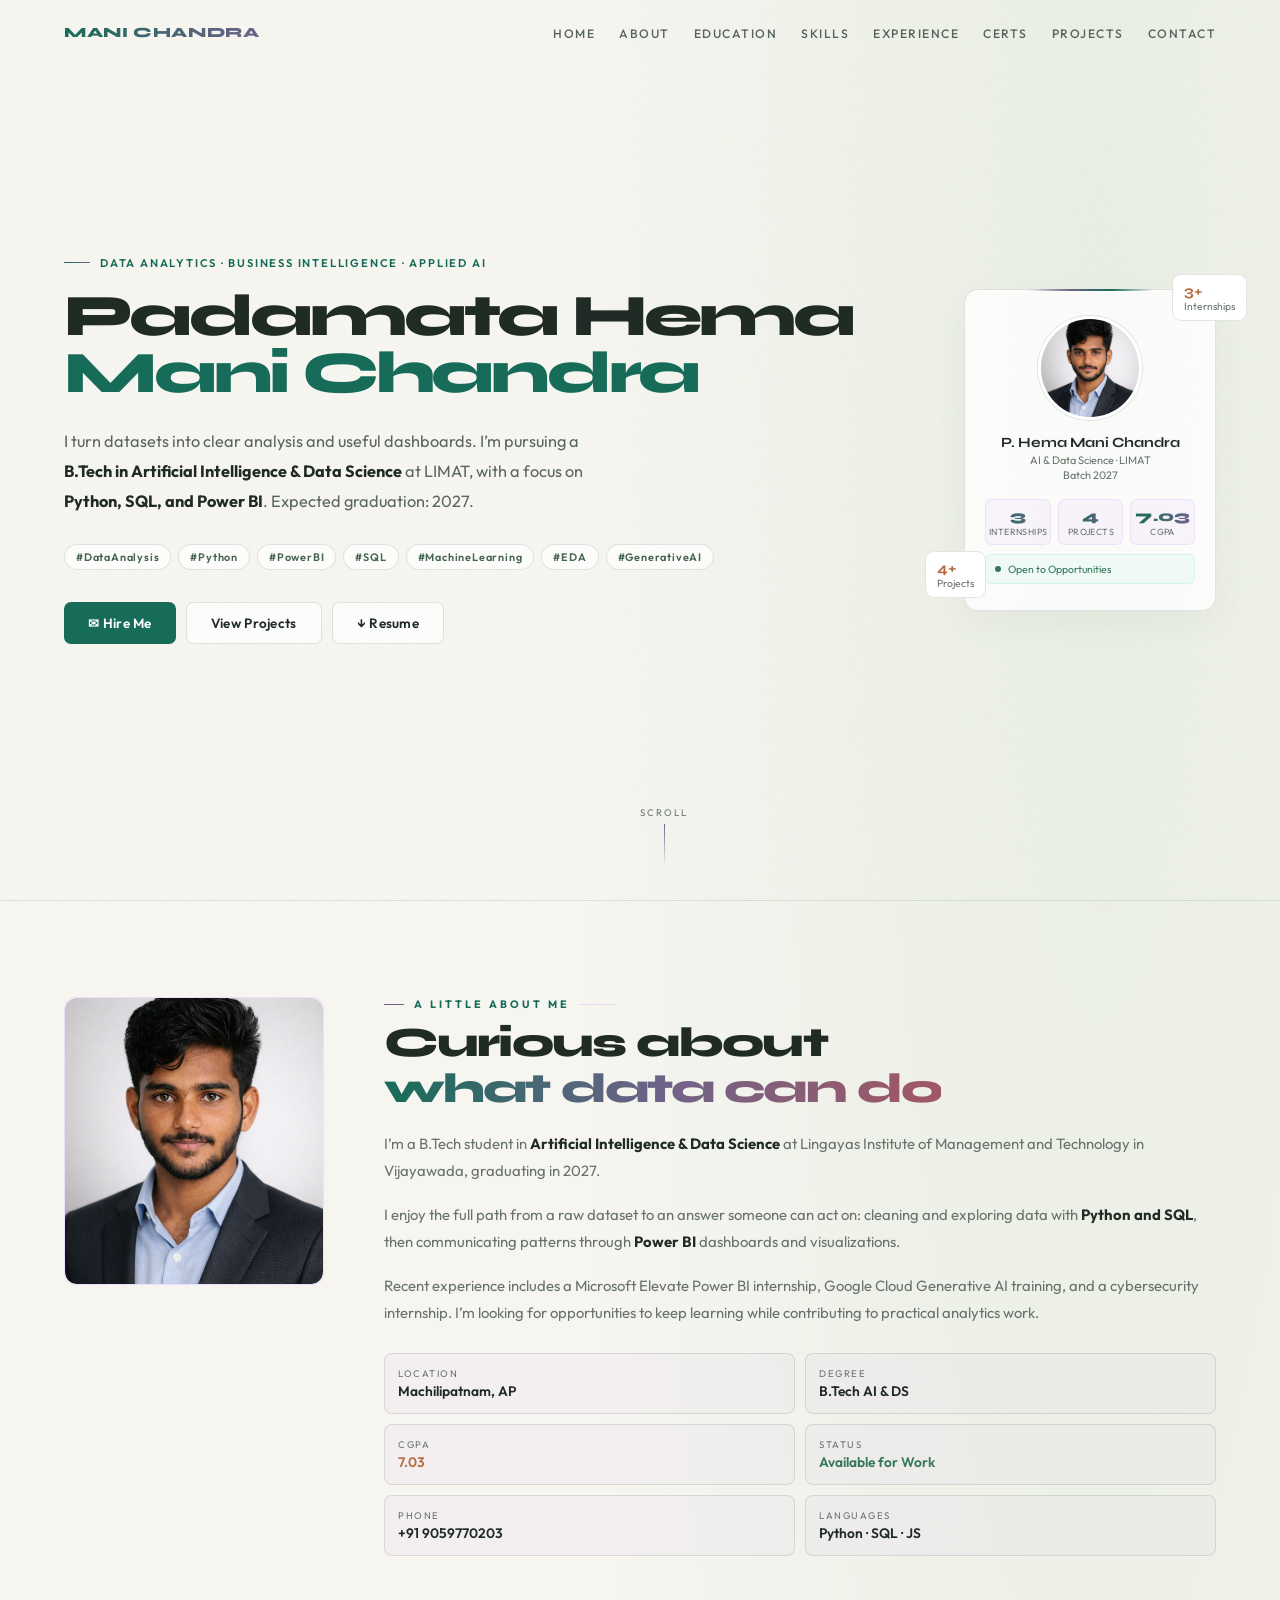
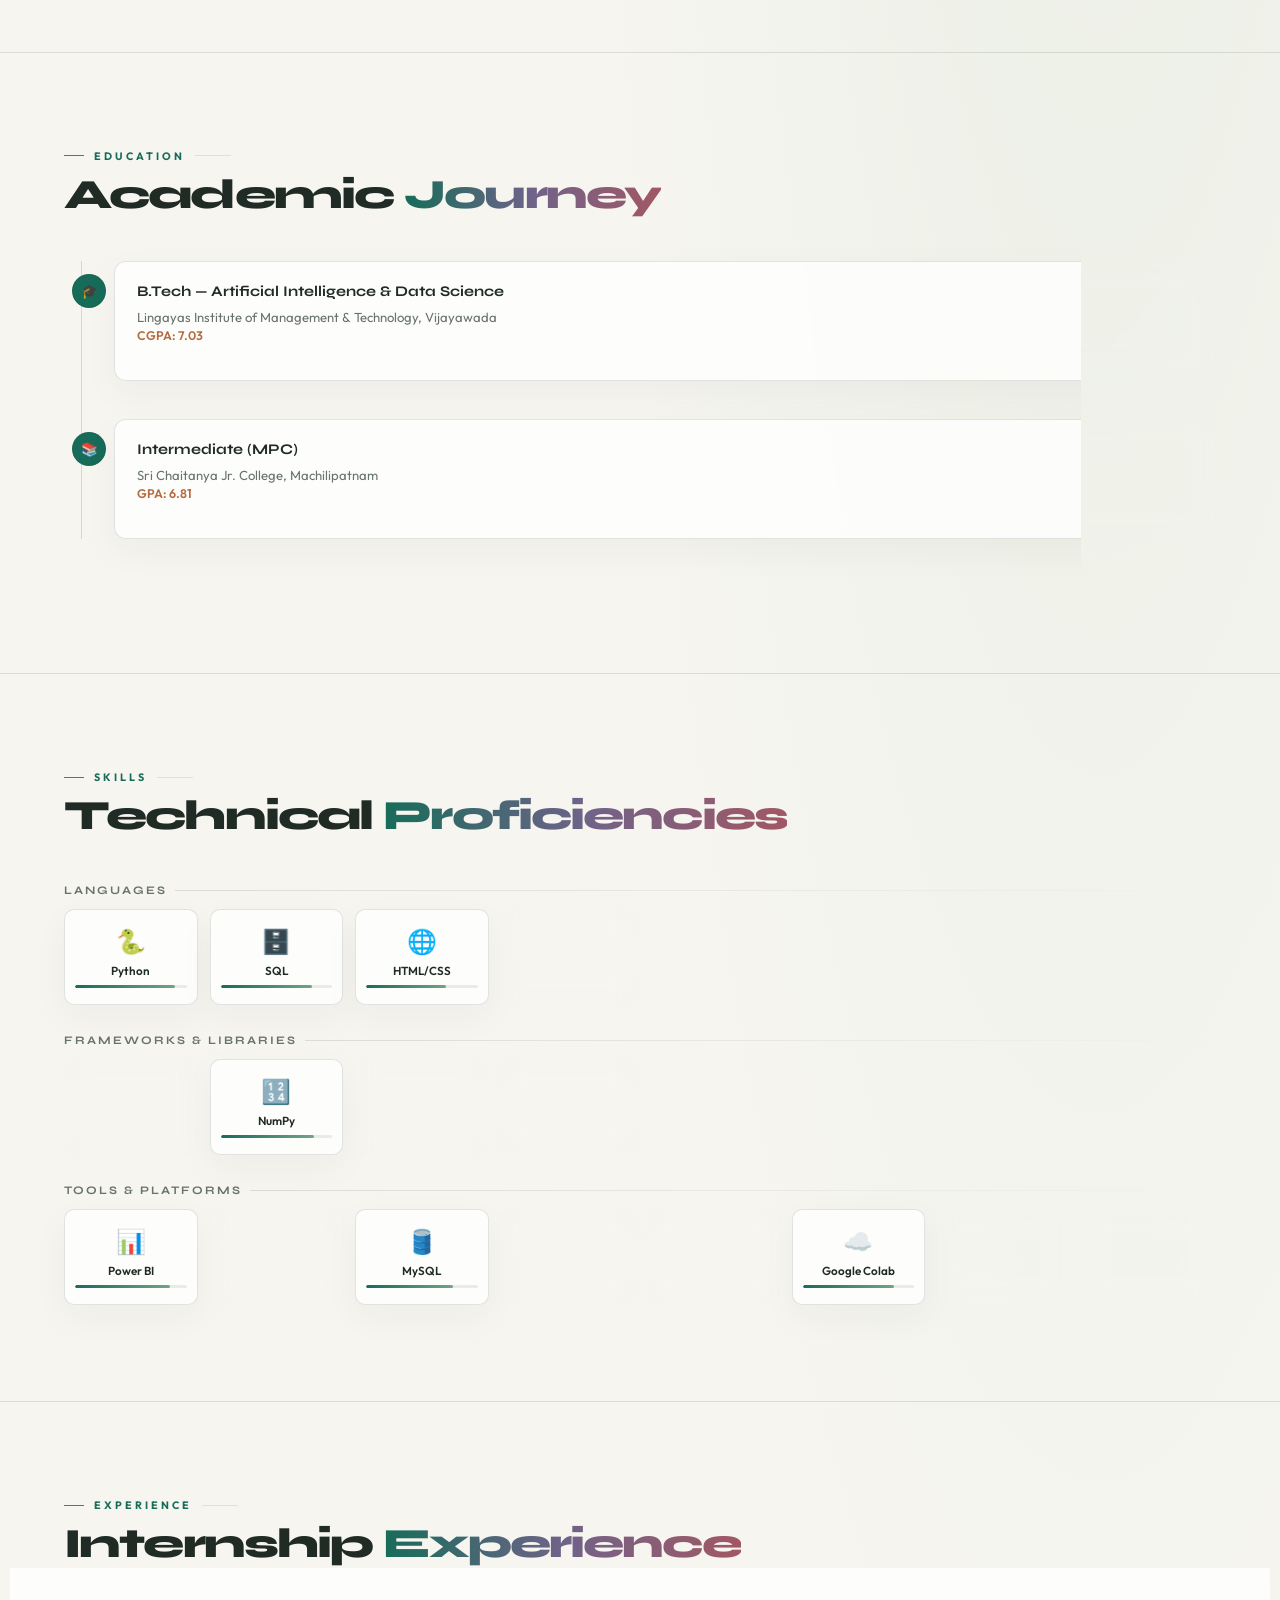
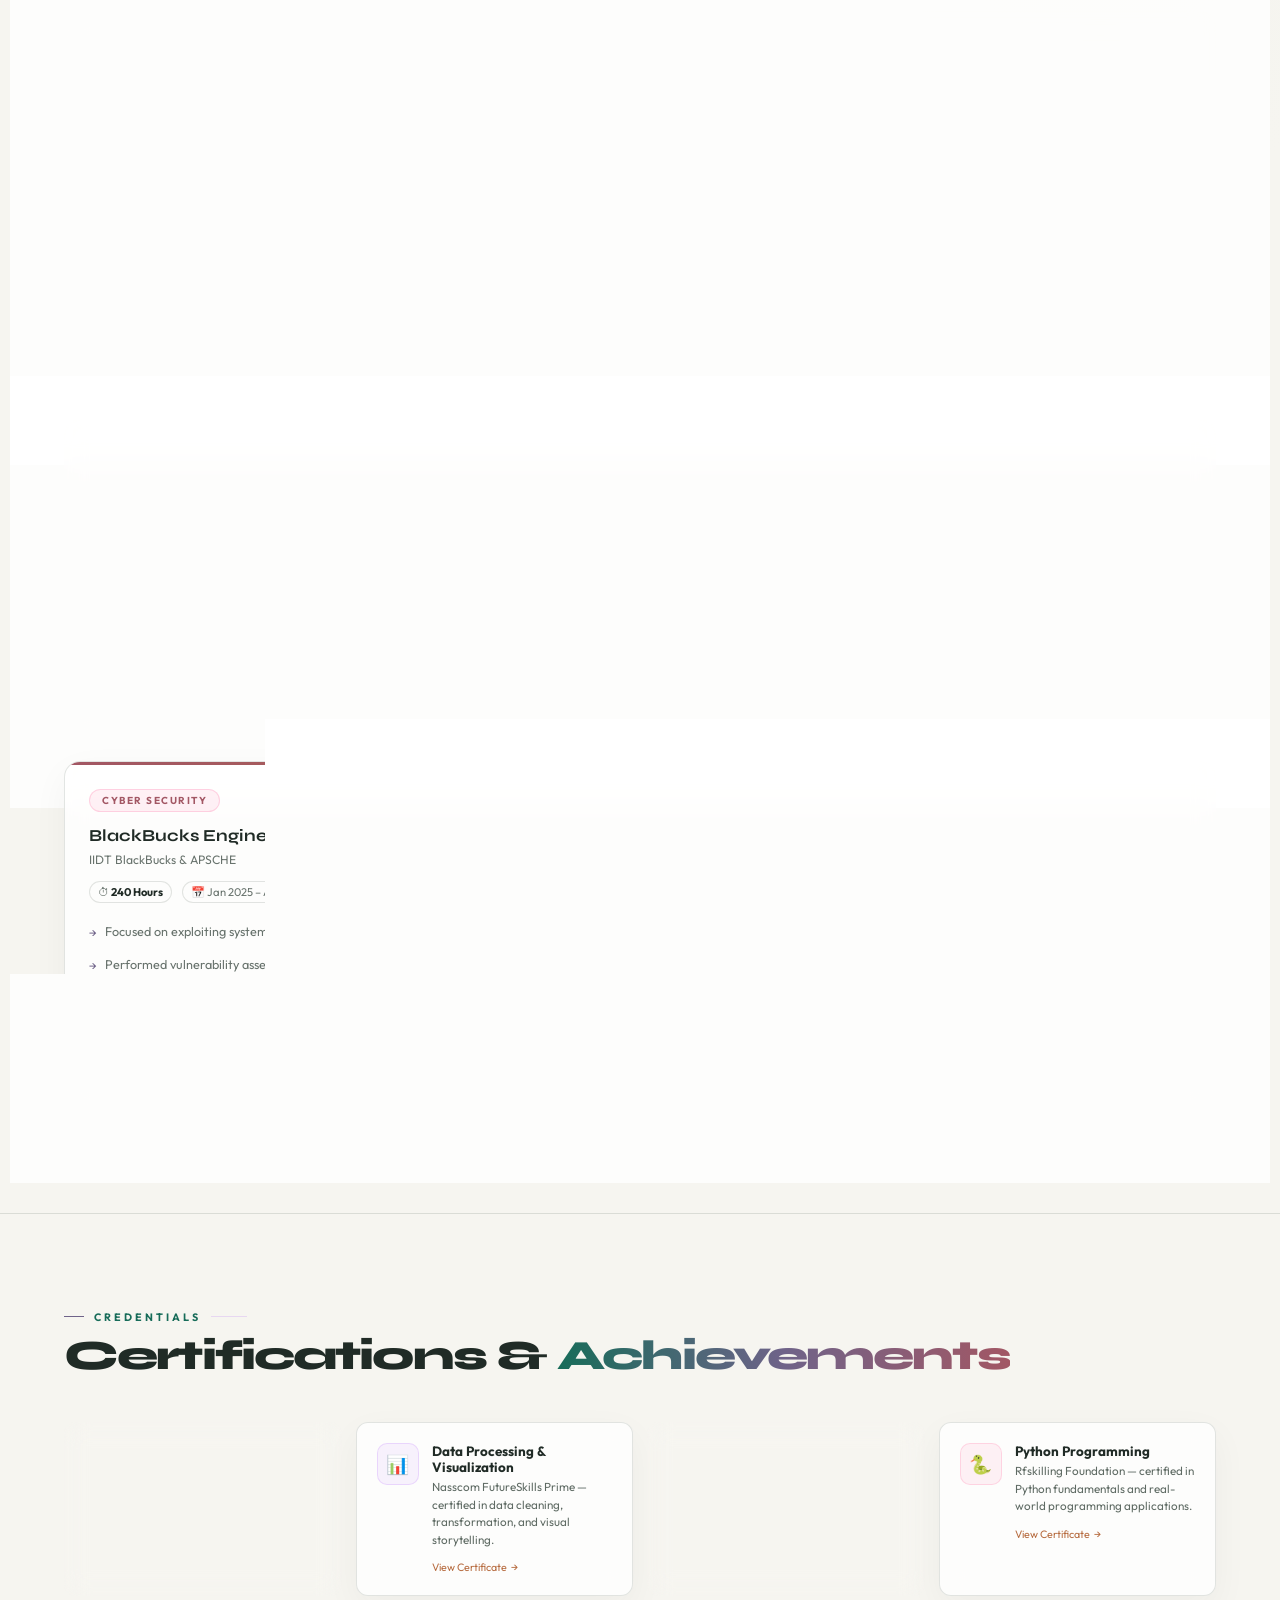
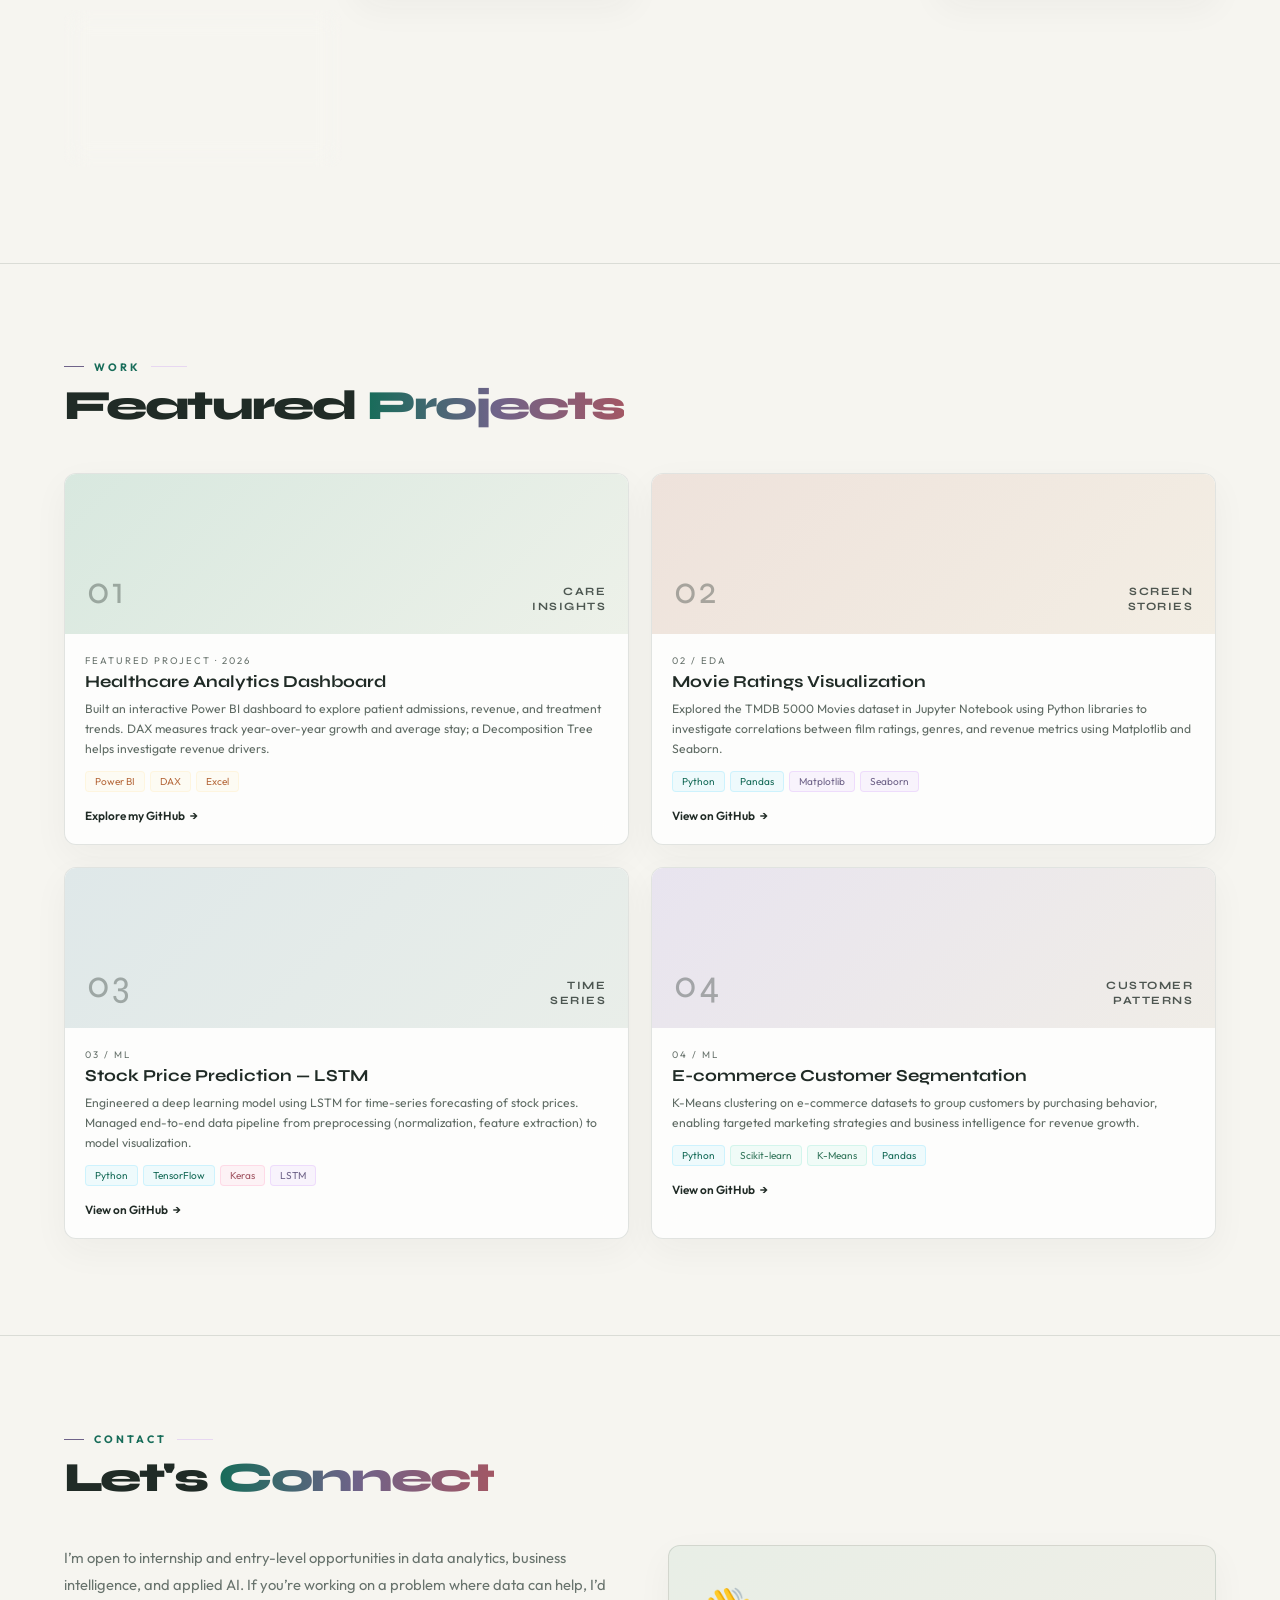
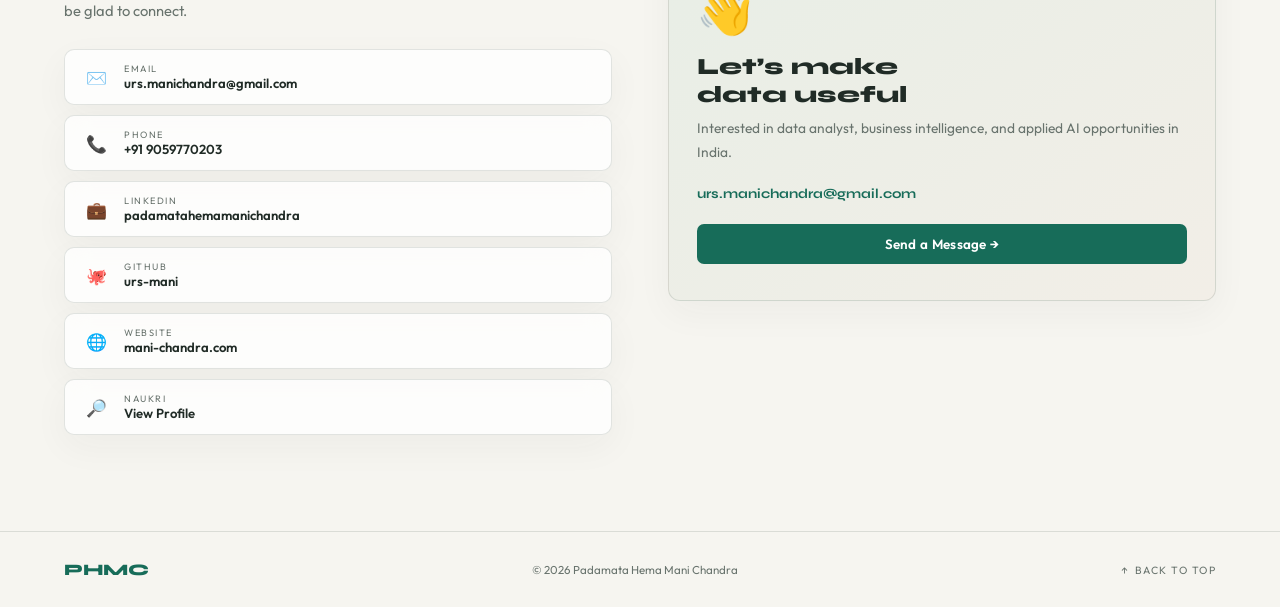
<file: index.html>
<!DOCTYPE html>
<html lang="en">

<head>
    <meta charset="UTF-8" />
    <meta name="viewport" content="width=device-width, initial-scale=1.0, viewport-fit=cover" />
    <meta name="theme-color" content="#f6f5f0" />
    <meta name="description" content="Portfolio of Padamata Hema Mani Chandra, a B.Tech AI & Data Science student focused on data analytics, Power BI, and applied AI." />
    <title>Padamata Hema Mani Chandra — Data Analyst</title>
    <link rel="preconnect" href="https://fonts.googleapis.com" />
    <link
        href="https://fonts.googleapis.com/css2?family=Syne:wght@400;600;700;800&family=Outfit:wght@300;400;500;600&display=swap"
        rel="stylesheet" />
    <link rel="stylesheet" href="style.css">
</head>

<body>


    <!-- NAV -->
    <nav id="nav">
        <a class="nav-logo" href="#home" aria-label="Mani Chandra, home">MANI<span>CHANDRA</span></a>
        <ul class="nav-links">
            <li><a href="#home">Home</a></li>
            <li><a href="#about">About</a></li>
            <li><a href="#education">Education</a></li>
            <li><a href="#skills">Skills</a></li>
            <li><a href="#internships">Experience</a></li>
            <li><a href="#certs">Certs</a></li>
            <li><a href="#projects">Projects</a></li>
            <li><a href="#contact">Contact</a></li>
        </ul>
        <button class="ham" id="ham" aria-label="Toggle menu">
            <span></span><span></span><span></span>
        </button>
    </nav>
    <div class="mob-nav" id="mobNav">
        <a href="#home" class="mnl">Home</a>
        <a href="#about" class="mnl">About</a>
        <a href="#education" class="mnl">Education</a>
        <a href="#skills" class="mnl">Skills</a>
        <a href="#internships" class="mnl">Experience</a>
        <a href="#certs" class="mnl">Certs</a>
        <a href="#projects" class="mnl">Projects</a>
        <a href="#contact" class="mnl">Contact</a>
    </div>

    <!-- HERO -->
    <section class="hero" id="home">
        <div class="hero-grid">
            <div>
                <div class="hero-ey">Data analytics · Business intelligence · Applied AI</div>
                <h1 class="hero-name">
                    <span class="l1">Padamata Hema</span>
                    <span class="l2">Mani Chandra</span>
                </h1>
                <p class="hero-desc">
                    I turn datasets into clear analysis and useful dashboards. I’m pursuing a
                    <strong>B.Tech in Artificial Intelligence &amp; Data Science</strong> at LIMAT, with a focus on
                    <strong>Python, SQL, and Power BI</strong>. Expected graduation: 2027.
                </p>
                <div class="hero-tags">
                    <span class="htag">#DataAnalysis</span>
                    <span class="htag">#Python</span>
                    <span class="htag">#PowerBI</span>
                    <span class="htag">#SQL</span>
                    <span class="htag">#MachineLearning</span>
                    <span class="htag">#EDA</span>
                    <span class="htag">#GenerativeAI</span>
                </div>
                <div class="hero-btns">
                    <a href="mailto:urs.manichandra@gmail.com" class="btn bp">✉ Hire Me</a>
                    <a href="#projects" class="btn bs">View Projects</a>
                    <a href="Padamata_Hema_mani_chandra_Resume.pdf" class="btn bg" download>↓ Resume</a>
                </div>
            </div>
            <div class="hero-vis">
                <div class="idc">
                    <div class="fchip fc1"><span class="fv">3+</span>Internships</div>
                    <div class="fchip fc2"><span class="fv">4+</span>Projects</div>
                    <img class="idc-photo" src="profile.png" alt="Portrait of Padamata Hema Mani Chandra" />
                    <h3>P. Hema Mani Chandra</h3>
                    <p>AI &amp; Data Science · LIMAT<br />Batch 2027</p>
                    <div class="idc-stats">
                        <div class="istat">
                            <div class="istat-n" data-c="3">3</div>
                            <div class="istat-l">Internships</div>
                        </div>
                        <div class="istat">
                            <div class="istat-n" data-c="4">4</div>
                            <div class="istat-l">Projects</div>
                        </div>
                        <div class="istat">
                            <div class="istat-n">7.03</div>
                            <div class="istat-l">CGPA</div>
                        </div>
                    </div>
                    <div class="idc-badge">
                        <div class="idot"></div><span>Open to Opportunities</span>
                    </div>
                </div>
            </div>
        </div>
        <div class="scroll-hint"><span>Scroll</span>
            <div class="sline"></div>
        </div>
    </section>

    <div class="divider"></div>

    <!-- ABOUT -->
    <section id="about">
        <div class="si">
            <div class="about-grid">
                <div class="about-vis rl">
                    <div class="about-img">
                        <div class="ac tl"></div>
                        <div class="ac br"></div>
                        <div class="about-init"><span>PMC</span></div>
                        <div class="afloat">
                            <div class="bn">2023</div>
                            <p>Year Enrolled</p>
                        </div>
                        <img src="profile.png"
                            style="width:100%;height:100%;object-fit:cover;position:absolute;inset:0;border-radius:inherit;z-index:2;"
                            onerror="this.style.display='none'" />
                    </div>

                </div>
                <div class="acontent rr">
                    <div class="slbl">A little about me</div>
                    <div class="stitle" style="margin-bottom:18px;">Curious about<br /><span>what data can do</span></div>
                    <p>I’m a B.Tech student in <strong>Artificial Intelligence &amp; Data Science</strong> at Lingayas
                        Institute of Management and Technology in Vijayawada, graduating in 2027.</p>
                    <p>I enjoy the full path from a raw dataset to an answer someone can act on: cleaning and exploring
                        data with <strong>Python and SQL</strong>, then communicating patterns through
                        <strong>Power BI</strong> dashboards and visualizations.</p>
                    <p>Recent experience includes a Microsoft Elevate Power BI internship, Google Cloud Generative AI
                        training, and a cybersecurity internship. I’m looking for opportunities to keep learning while
                        contributing to practical analytics work.</p>
                    <div class="adetails">
                        <div class="adtl">
                            <div class="adtl-l">Location</div>
                            <div class="adtl-v">Machilipatnam, AP</div>
                        </div>
                        <div class="adtl">
                            <div class="adtl-l">Degree</div>
                            <div class="adtl-v">B.Tech AI &amp; DS</div>
                        </div>
                        <div class="adtl">
                            <div class="adtl-l">CGPA</div>
                            <div class="adtl-v" style="color:var(--gold)">7.03</div>
                        </div>
                        <div class="adtl">
                            <div class="adtl-l">Status</div>
                            <div class="adtl-v" style="color:var(--green)">Available for Work</div>
                        </div>
                        <div class="adtl">
                            <div class="adtl-l">Phone</div>
                            <div class="adtl-v">+91 9059770203</div>
                        </div>
                        <div class="adtl">
                            <div class="adtl-l">Languages</div>
                            <div class="adtl-v">Python · SQL · JS</div>
                        </div>
                    </div>
                </div>
            </div>
        </div>
    </section>

    <div class="divider"></div>

    <!-- EDUCATION -->
    <section id="education">
        <div class="si">
            <div class="slbl rev">Education</div>
            <div class="stitle rev">Academic <span>Journey</span></div>
            <div class="edu-tl">
                <div class="edu-item">
                    <div class="edot">🎓</div>
                    <div class="edu-card">
                        <div class="edu-hd">
                            <span class="edeg">B.Tech — Artificial Intelligence &amp; Data Science</span>
                            <span class="ebadge ba">In Progress</span>
                        </div>
                        <div class="eschool">Lingayas Institute of Management &amp; Technology, Vijayawada</div>
                        <div class="egpa">CGPA: 7.03</div>
                        <div class="eyr">June 2023 — Present</div>
                    </div>
                </div>
                <div class="edu-item">
                    <div class="edot">📚</div>
                    <div class="edu-card">
                        <div class="edu-hd">
                            <span class="edeg">Intermediate (MPC)</span>
                            <span class="ebadge bd">Completed</span>
                        </div>
                        <div class="eschool">Sri Chaitanya Jr. College, Machilipatnam</div>
                        <div class="egpa">GPA: 6.81</div>
                        <div class="eyr">June 2021 — March 2023</div>
                    </div>
                </div>
            </div>
        </div>
    </section>

    <div class="divider"></div>

    <!-- SKILLS -->
    <section id="skills">
        <div class="si">
            <div class="slbl rev">Skills</div>
            <div class="stitle rev">Technical <span>Proficiencies</span></div>

            <div class="sk-section-title rev">Languages</div>
            <div class="skills-grid" id="sg1">
                <div class="sk-card rev">
                    <div class="sk-i">🐍</div>
                    <div class="sk-n">Python</div>
                    <div class="sk-bar">
                        <div class="sk-fill fc" data-w="90"></div>
                    </div>
                </div>
                <div class="sk-card rev">
                    <div class="sk-i">🗄️</div>
                    <div class="sk-n">SQL</div>
                    <div class="sk-bar">
                        <div class="sk-fill fc" data-w="82"></div>
                    </div>
                </div>
                <div class="sk-card rev">
                    <div class="sk-i">🌐</div>
                    <div class="sk-n">HTML/CSS</div>
                    <div class="sk-bar">
                        <div class="sk-fill fp" data-w="72"></div>
                    </div>
                </div>
                <div class="sk-card rev">
                    <div class="sk-i">⚡</div>
                    <div class="sk-n">JavaScript</div>
                    <div class="sk-bar">
                        <div class="sk-fill fp" data-w="60"></div>
                    </div>
                </div>
            </div>

            <div class="sk-section-title rev">Frameworks &amp; Libraries</div>
            <div class="skills-grid" id="sg2">
                <div class="sk-card rev">
                    <div class="sk-i">🐼</div>
                    <div class="sk-n">Pandas</div>
                    <div class="sk-bar">
                        <div class="sk-fill fc" data-w="88"></div>
                    </div>
                </div>
                <div class="sk-card rev">
                    <div class="sk-i">🔢</div>
                    <div class="sk-n">NumPy</div>
                    <div class="sk-bar">
                        <div class="sk-fill fc" data-w="84"></div>
                    </div>
                </div>
                <div class="sk-card rev">
                    <div class="sk-i">📉</div>
                    <div class="sk-n">Matplotlib</div>
                    <div class="sk-bar">
                        <div class="sk-fill fc" data-w="80"></div>
                    </div>
                </div>
                <div class="sk-card rev">
                    <div class="sk-i">🎨</div>
                    <div class="sk-n">Seaborn</div>
                    <div class="sk-bar">
                        <div class="sk-fill fv2" data-w="78"></div>
                    </div>
                </div>
            </div>

            <div class="sk-section-title rev">Tools &amp; Platforms</div>
            <div class="skills-grid" id="sg3">
                <div class="sk-card rev">
                    <div class="sk-i">📊</div>
                    <div class="sk-n">Power BI</div>
                    <div class="sk-bar">
                        <div class="sk-fill fg" data-w="85"></div>
                    </div>
                </div>
                <div class="sk-card rev">
                    <div class="sk-i">🗃️</div>
                    <div class="sk-n">Excel</div>
                    <div class="sk-bar">
                        <div class="sk-fill fg" data-w="80"></div>
                    </div>
                </div>
                <div class="sk-card rev">
                    <div class="sk-i">🛢️</div>
                    <div class="sk-n">MySQL</div>
                    <div class="sk-bar">
                        <div class="sk-fill fc" data-w="78"></div>
                    </div>
                </div>
                <div class="sk-card rev">
                    <div class="sk-i">📓</div>
                    <div class="sk-n">Jupyter</div>
                    <div class="sk-bar">
                        <div class="sk-fill fc" data-w="88"></div>
                    </div>
                </div>
                <div class="sk-card rev">
                    <div class="sk-i">💻</div>
                    <div class="sk-n">VS Code</div>
                    <div class="sk-bar">
                        <div class="sk-fill fg2" data-w="86"></div>
                    </div>
                </div>
                <div class="sk-card rev">
                    <div class="sk-i">☁️</div>
                    <div class="sk-n">Google Colab</div>
                    <div class="sk-bar">
                        <div class="sk-fill fg2" data-w="82"></div>
                    </div>
                </div>
                <div class="sk-card rev">
                    <div class="sk-i">🔧</div>
                    <div class="sk-n">Git</div>
                    <div class="sk-bar">
                        <div class="sk-fill fp" data-w="68"></div>
                    </div>
                </div>
                <div class="sk-card rev">
                    <div class="sk-i">📈</div>
                    <div class="sk-n">PowerPoint</div>
                    <div class="sk-bar">
                        <div class="sk-fill fg" data-w="75"></div>
                    </div>
                </div>
            </div>
        </div>
    </section>

    <div class="divider"></div>

    <!-- INTERNSHIPS -->
    <section id="internships">
        <div class="si">
            <div class="slbl rev">Experience</div>
            <div class="stitle rev">Internship <span>Experience</span></div>
            <div class="int-grid">

                <!-- Power BI -->
                <div class="int-card ic1 rl">
                    <span class="itag tv">Power BI · Microsoft Elevate</span>
                    <div class="ititle">Power BI Intern — Microsoft Elevate (AICTE)</div>
                    <div class="iorg">AICTE — Microsoft Elevate Program</div>
                    <div class="imeta">
                        <span class="im">⏱ <strong>4 Weeks</strong></span>
                        <span class="im">📅 Feb 2026 – Mar 2026</span>
                        <span class="im">💼 <strong style="color:var(--violet)">Virtual</strong></span>
                    </div>
                    <ul class="ilist">
                        <li>Interned in the 4-week Microsoft Elevate program focused on Power BI for Business
                            Applications.</li>
                        <li>Developed a Healthcare Analytics Dashboard to analyze patient data, revenue, and hospital
                            performance.</li>
                        <li>Created interactive dashboards with KPIs such as total patients, revenue, and average stay
                            duration.</li>
                        <li>Implemented DAX calculations for data analysis and performance metrics.</li>
                        <li>Applied data visualization techniques to generate actionable business insights.</li>
                    </ul>
                    <div class="ilinks">
                        <a href="./internships/MS_Power BI – For Business Applications.pdf"
                            class="ilink">View Certificate</a>
                        <a href="./internships/PADAMATA HEMA MANI CHANDRA_offer_letter.pdf"
                            class="ilink">Offer
                            Letter</a>
                    </div>
                </div>

                <!-- Google Cloud -->
                <div class="int-card ic2 rr">
                    <span class="itag ta">Generative AI · Google Cloud</span>
                    <div class="ititle">Nasscom — Google Cloud Generative AI Internship</div>
                    <div class="iorg">SmartBridge &amp; APSCHE (NASSCOM Future Skills Prime)</div>
                    <div class="imeta">
                        <span class="im">⏱ <strong>4 Months</strong></span>
                        <span class="im">📅 Jun 2025 – Oct 2025</span>
                        <span class="im">☁️ <strong style="color:var(--cyan)">Google Cloud</strong></span>
                    </div>
                    <ul class="ilist">
                        <li>Gained hands-on exposure to cloud computing and Generative AI concepts at SmartBridge.</li>
                        <li>Completed Google Cloud labs applying AI-driven prompt engineering across DevOps, Data
                            Science, Cloud, and multimodal generation (image, video, audio).</li>
                        <li>Gained theoretical knowledge in LLMs, Generative AI, Cloud Computing, AI, ML, and Deep
                            Learning.</li>
                    </ul>
                    <div class="ilinks">
                        <a href="./internships/Certificate - SmartInternz.pdf"
                            class="ilink">View Certificate</a>
                    </div>
                </div>

                <!-- Cyber Security -->
                <div class="int-card ic3 rl">
                    <span class="itag tc">Cyber Security</span>
                    <div class="ititle">BlackBucks Engineers — Cyber Security Internship</div>
                    <div class="iorg">IIDT BlackBucks &amp; APSCHE</div>
                    <div class="imeta">
                        <span class="im">⏱ <strong>240 Hours</strong></span>
                        <span class="im">📅 Jan 2025 – Apr 2025</span>
                        <span class="im">🏆 Rating: <strong style="color:var(--green)">Excellent</strong></span>
                    </div>
                    <ul class="ilist">
                        <li>Focused on exploiting systems using Metasploit techniques at IIDT BlackBucks.</li>
                        <li>Performed vulnerability assessment on systems by analyzing SMB services and weak ports to
                            identify potential security risks.</li>
                        <li>Recommended mitigation techniques for identified security vulnerabilities.</li>
                        <li>Earned merit certificate and offer letter upon successful completion.</li>
                    </ul>
                    <div class="ilinks">
                        <a href="./internships/bb_merit_certificate.pdf" class="ilink">Merit
                            Certificate</a>
                        <a href="./internships/bb_certificate.pdf"
                            class="ilink">Completion</a>
                        <a href="./internships/bb_offer_letter.pdf" class="ilink">Offer
                            Letter</a>
                    </div>
                </div>

            </div>
        </div>
    </section>

    <div class="divider"></div>

    <!-- CERTIFICATIONS -->
    <section id="certs">
        <div class="si">
            <div class="slbl rev">Credentials</div>
            <div class="stitle rev">Certifications &amp; <span>Achievements</span></div>
            <div class="certs-grid">
                <div class="cert-card rev">
                    <div class="cert-ico cc">📥</div>
                    <div class="cert-info">
                        <h4>Acquiring Data</h4>
                        <p>Nasscom FutureSkills Prime — certified in data acquisition techniques and real-world data
                            sourcing methods.</p>
                        <a href="./certifications/ad.pdf" class="cert-lnk">View Certificate</a>
                    </div>
                </div>
                <div class="cert-card rev">
                    <div class="cert-ico cv">📊</div>
                    <div class="cert-info">
                        <h4>Data Processing &amp; Visualization</h4>
                        <p>Nasscom FutureSkills Prime — certified in data cleaning, transformation, and visual
                            storytelling.</p>
                        <a href="./certifications/dv.pdf" class="cert-lnk">View Certificate</a>
                    </div>
                </div>
                <div class="cert-card rev">
                    <div class="cert-ico cc">🔍</div>
                    <div class="cert-info">
                        <h4>Exploratory Data Analysis</h4>
                        <p>Nasscom FutureSkills Prime — hands-on certification in data exploration, pattern detection,
                            and insights.</p>
                        <a href="./certifications/eda.pdf" class="cert-lnk">View Certificate</a>
                    </div>
                </div>
                <div class="cert-card rev">
                    <div class="cert-ico cp">🐍</div>
                    <div class="cert-info">
                        <h4>Python Programming</h4>
                        <p>Rfskilling Foundation — certified in Python fundamentals and real-world programming
                            applications.</p>
                        <a href="./certifications/pp.pdf" class="cert-lnk">View Certificate</a>
                    </div>
                </div>
                <div class="cert-card rev">
                    <div class="cert-ico cg">🔐</div>
                    <div class="cert-info">
                        <h4>Cyber Security Internship Merit</h4>
                        <p>Merit certificate for outstanding performance at BlackBucks Engineers &amp; IIDT.</p>
                        <a href="./internships/bb_merit_certificate.pdf" class="cert-lnk">View Certificate</a>
                    </div>
                </div>
            </div>
        </div>
    </section>

    <div class="divider"></div>

    <!-- PROJECTS -->
    <section id="projects">
        <div class="si">
            <div class="slbl rev">Work</div>
            <div class="stitle rev">Featured <span>Projects</span></div>
            <div class="proj-grid">

                <div class="proj-card rl">
                    <div class="proj-prev pp1" aria-hidden="true"><span>01</span><b>CARE<br />INSIGHTS</b></div>
                    <div class="proj-body">
                        <div class="proj-num">FEATURED PROJECT · 2026</div>
                        <div class="proj-title">Healthcare Analytics Dashboard</div>
                        <div class="proj-desc">Built an interactive Power BI dashboard to explore patient admissions,
                            revenue, and treatment trends. DAX measures track year-over-year growth and average stay;
                            a Decomposition Tree helps investigate revenue drivers.</div>
                        <div class="proj-stack">
                            <span class="ptch pg">Power BI</span>
                            <span class="ptch pg">DAX</span>
                            <span class="ptch pg">Excel</span>
                        </div>
                        <a href="https://github.com/urs-mani" class="plnk" target="_blank" rel="noopener noreferrer">Explore my GitHub</a>
                    </div>
                </div>

                <div class="proj-card rr">
                    <div class="proj-prev pp2" aria-hidden="true"><span>02</span><b>SCREEN<br />STORIES</b></div>
                    <div class="proj-body">
                        <div class="proj-num">02 / EDA</div>
                        <div class="proj-title">Movie Ratings Visualization</div>
                        <div class="proj-desc">Explored the TMDB 5000 Movies dataset in Jupyter Notebook using Python
                            libraries to investigate correlations between film ratings, genres, and revenue metrics
                            using Matplotlib and Seaborn.</div>
                        <div class="proj-stack">
                            <span class="ptch pc">Python</span>
                            <span class="ptch pc">Pandas</span>
                            <span class="ptch pv">Matplotlib</span>
                            <span class="ptch pv">Seaborn</span>
                        </div>
                        <a href="https://github.com/urs-mani/Movie-Ratings-Visualization" class="plnk"
                            target="_blank">View on GitHub</a>
                    </div>
                </div>

                <div class="proj-card rl">
                    <div class="proj-prev pp3" aria-hidden="true"><span>03</span><b>TIME<br />SERIES</b></div>
                    <div class="proj-body">
                        <div class="proj-num">03 / ML</div>
                        <div class="proj-title">Stock Price Prediction — LSTM</div>
                        <div class="proj-desc">Engineered a deep learning model using LSTM for time-series forecasting
                            of stock prices. Managed end-to-end data pipeline from preprocessing (normalization, feature
                            extraction) to model visualization.</div>
                        <div class="proj-stack">
                            <span class="ptch pc">Python</span>
                            <span class="ptch pc">TensorFlow</span>
                            <span class="ptch pp">Keras</span>
                            <span class="ptch pv">LSTM</span>
                        </div>
                        <a href="https://github.com/urs-mani/StockPredictionProject" class="plnk" target="_blank">View
                            on GitHub</a>
                    </div>
                </div>

                <div class="proj-card rr">
                    <div class="proj-prev pp4" aria-hidden="true"><span>04</span><b>CUSTOMER<br />PATTERNS</b></div>
                    <div class="proj-body">
                        <div class="proj-num">04 / ML</div>
                        <div class="proj-title">E-commerce Customer Segmentation</div>
                        <div class="proj-desc">K-Means clustering on e-commerce datasets to group customers by
                            purchasing behavior, enabling targeted marketing strategies and business intelligence for
                            revenue growth.</div>
                        <div class="proj-stack">
                            <span class="ptch pc">Python</span>
                            <span class="ptch pgr">Scikit-learn</span>
                            <span class="ptch pgr">K-Means</span>
                            <span class="ptch pc">Pandas</span>
                        </div>
                        <a href="https://github.com/urs-mani/ecomm-segmentation" class="plnk" target="_blank">View on
                            GitHub</a>
                    </div>
                </div>

            </div>
        </div>
    </section>
    
    <div class="divider"></div>

    <!-- CONTACT -->
    <section id="contact">
        <div class="si">
            <div class="slbl rev">Contact</div>
            <div class="stitle rev">Let's <span>Connect</span></div>
            <div class="con-grid">
                <div class="rl">
                    <p class="con-intro">I’m open to internship and entry-level opportunities in data analytics,
                        business intelligence, and applied AI. If you’re working on a problem where data can help,
                        I’d be glad to connect.</p>
                    <div class="con-items">
                        <a href="mailto:urs.manichandra@gmail.com" class="con-item">
                            <div class="ci-ico">✉️</div>
                            <div>
                                <div class="ci-l">Email</div>
                                <div class="ci-v">urs.manichandra@gmail.com</div>
                            </div>
                        </a>
                        <a href="tel:+919059770203" class="con-item">
                            <div class="ci-ico">📞</div>
                            <div>
                                <div class="ci-l">Phone</div>
                                <div class="ci-v">+91 9059770203</div>
                            </div>
                        </a>
                        <a href="https://www.linkedin.com/in/padamatahemamanichandra/" class="con-item" target="_blank">
                            <div class="ci-ico">💼</div>
                            <div>
                                <div class="ci-l">LinkedIn</div>
                                <div class="ci-v">padamatahemamanichandra</div>
                            </div>
                        </a>
                        <a href="https://github.com/urs-mani" class="con-item" target="_blank">
                            <div class="ci-ico">🐙</div>
                            <div>
                                <div class="ci-l">GitHub</div>
                                <div class="ci-v">urs-mani</div>
                            </div>
                        </a>
                        <a href="https://mani-chandra.com" class="con-item" target="_blank">
                            <div class="ci-ico">🌐</div>
                            <div>
                                <div class="ci-l">Website</div>
                                <div class="ci-v">mani-chandra.com</div>
                            </div>
                        </a>
                        <a href="https://www.naukri.com/mnjuser/profile" class="con-item" target="_blank">
                            <div class="ci-ico">🔎</div>
                            <div>
                                <div class="ci-l">Naukri</div>
                                <div class="ci-v">View Profile</div>
                            </div>
                        </a>
                    </div>
                </div>
                <div class="con-cta rr">
                    <div style="font-size:2.8rem;margin-bottom:14px;">👋</div>
                    <h3>Let’s make<br />data useful</h3>
                    <p>Interested in data analyst, business intelligence, and applied AI opportunities in India.</p>
                    <a href="mailto:urs.manichandra@gmail.com" class="cta-mail">urs.manichandra@gmail.com</a>
                    <a href="mailto:urs.manichandra@gmail.com" class="btn bp"
                        style="width:100%;justify-content:center;">Send a Message →</a>
                </div>
            </div>
        </div>
    </section>

    <footer>
        <div class="flogo">PHMC</div>
        <p>© <span id="year">2026</span> Padamata Hema Mani Chandra</p>
        <a href="#home" class="btop">Back to Top</a>
    </footer>

    <script src="script.js">
    </script>
</body>

</html>
</file>
<file: style.css>
:root {
    --black: #020408;
    --panel: #0a1628;
    --border: rgba(120, 80, 255, 0.15);
    --cyan: #00c8ff;
    --cyan2: #00ffe0;
    --gold: #ffd166;
    --pink: #ff4d8d;
    --violet: #a855f7;
    --orange: #ff7849;
    --green: #22d3a5;
    --white: #e8f4ff;
    --muted: #5a7a99;
    --glass: rgba(10, 22, 40, 0.78);
    --glow-c: 0 0 28px rgba(0, 200, 255, 0.38);
    --glow-g: 0 0 28px rgba(255, 209, 102, 0.38);
    --glow-v: 0 0 28px rgba(168, 85, 247, 0.35);
    --glow-p: 0 0 28px rgba(255, 77, 141, 0.35);
    --fd: 'Syne', sans-serif;
    --fb: 'Outfit', sans-serif;
    --ease: cubic-bezier(0.16, 1, 0.3, 1);
    --nh: 64px;
}

*,
*::before,
*::after {
    margin: 0;
    padding: 0;
    box-sizing: border-box;
    -webkit-tap-highlight-color: transparent;
}

html {
    scroll-behavior: smooth;
}

body {
    background: var(--black);
    color: var(--white);
    font-family: var(--fb);
    overflow-x: hidden;
    min-width: 320px;
}

@media(pointer:fine) {
    body {
        cursor: none;
    }
}

@media(pointer:coarse) {

    #cursor,
    #cursor-trail {
        display: none !important
    }

    body {
        cursor: auto
    }

    a,
    button {
        cursor: pointer
    }
}

a {
    text-decoration: none;
    color: inherit;
}

/* ── BG CANVAS ── */
#canvas {
    position: fixed;
    inset: 0;
    z-index: 0;
    opacity: 0.5;
    pointer-events: none;
}

.scanlines {
    position: fixed;
    inset: 0;
    z-index: 1;
    pointer-events: none;
    background: repeating-linear-gradient(0deg, transparent, transparent 2px, rgba(0, 0, 0, .018) 2px, rgba(0, 0, 0, .018) 4px);
}

body::after {
    content: '';
    position: fixed;
    inset: 0;
    z-index: 0;
    pointer-events: none;
    background-image: url("data:image/svg+xml,%3Csvg viewBox='0 0 200 200' xmlns='http://www.w3.org/2000/svg'%3E%3Cfilter id='n'%3E%3CfeTurbulence type='fractalNoise' baseFrequency='0.85' numOctaves='4' stitchTiles='stitch'/%3E%3C/filter%3E%3Crect width='100%25' height='100%25' filter='url(%23n)' opacity='0.03'/%3E%3C/svg%3E");
    opacity: .3;
}

/* ── CURSOR ── */
#cursor {
    width: 10px;
    height: 10px;
    background: var(--cyan);
    border-radius: 50%;
    position: fixed;
    top: 0;
    left: 0;
    pointer-events: none;
    z-index: 9999;
    mix-blend-mode: screen;
    transition: transform .1s ease, background .2s;
}

#cursor-trail {
    width: 34px;
    height: 34px;
    border: 1px solid rgba(168, 85, 247, .4);
    border-radius: 50%;
    position: fixed;
    top: 0;
    left: 0;
    pointer-events: none;
    z-index: 9998;
}

body:has(a:hover) #cursor,
body:has(button:hover) #cursor {
    transform: scale(3);
    background: var(--gold);
}

/* ── NAV ── */
nav {
    position: fixed;
    top: 0;
    left: 0;
    right: 0;
    z-index: 200;
    height: var(--nh);
    padding: 0 5%;
    display: flex;
    align-items: center;
    justify-content: space-between;
    transition: all .4s var(--ease);
}

nav.scrolled {
    background: rgba(2, 4, 8, .93);
    backdrop-filter: blur(24px);
    -webkit-backdrop-filter: blur(24px);
    border-bottom: 1px solid var(--border);
}

.nav-logo {
    font-family: var(--fd);
    font-size: 1.3rem;
    font-weight: 800;
    background: linear-gradient(90deg, var(--cyan), var(--violet));
    -webkit-background-clip: text;
    -webkit-text-fill-color: transparent;
    background-clip: text;
    flex-shrink: 0;
}

.nav-links {
    display: flex;
    gap: 24px;
    list-style: none;
}

.nav-links a {
    font-size: .76rem;
    font-weight: 500;
    letter-spacing: 1.5px;
    text-transform: uppercase;
    color: var(--muted);
    position: relative;
    padding-bottom: 3px;
    transition: color .3s;
}

.nav-links a::after {
    content: '';
    position: absolute;
    bottom: 0;
    left: 0;
    width: 0;
    height: 1px;
    background: linear-gradient(90deg, var(--cyan), var(--violet));
    transition: width .3s var(--ease);
}

.nav-links a:hover {
    color: var(--cyan);
}

.nav-links a:hover::after {
    width: 100%;
}

/* hamburger */
.ham {
    display: none;
    flex-direction: column;
    gap: 5px;
    background: none;
    border: none;
    padding: 8px;
    cursor: pointer;
    z-index: 210;
}

.ham span {
    display: block;
    width: 22px;
    height: 2px;
    background: linear-gradient(90deg, var(--cyan), var(--violet));
    border-radius: 2px;
    transition: all .35s var(--ease);
    transform-origin: center;
}

.ham.open span:nth-child(1) {
    transform: translateY(7px) rotate(45deg);
}

.ham.open span:nth-child(2) {
    opacity: 0;
    transform: scaleX(0);
}

.ham.open span:nth-child(3) {
    transform: translateY(-7px) rotate(-45deg);
}

.mob-nav {
    position: fixed;
    inset: 0;
    z-index: 190;
    background: rgba(2, 4, 8, .97);
    backdrop-filter: blur(30px);
    -webkit-backdrop-filter: blur(30px);
    display: flex;
    flex-direction: column;
    align-items: center;
    justify-content: center;
    gap: 26px;
    opacity: 0;
    pointer-events: none;
    transition: opacity .4s var(--ease);
}

.mob-nav.open {
    opacity: 1;
    pointer-events: all;
}

.mob-nav a {
    font-family: var(--fd);
    font-size: clamp(1.5rem, 5.5vw, 2rem);
    font-weight: 700;
    color: var(--white);
    transition: color .25s, opacity .4s, transform .4s;
    opacity: 0;
    transform: translateY(18px);
}

.mob-nav.open a {
    opacity: 1;
    transform: none;
}

.mob-nav.open a:nth-child(1) {
    transition-delay: .05s
}

.mob-nav.open a:nth-child(2) {
    transition-delay: .10s
}

.mob-nav.open a:nth-child(3) {
    transition-delay: .15s
}

.mob-nav.open a:nth-child(4) {
    transition-delay: .20s
}

.mob-nav.open a:nth-child(5) {
    transition-delay: .25s
}

.mob-nav.open a:nth-child(6) {
    transition-delay: .30s
}

.mob-nav.open a:nth-child(7) {
    transition-delay: .35s
}

.mob-nav a:hover {
    color: var(--cyan);
}

/* ── HERO ── */
.hero {
    min-height: 100vh;
    min-height: 100dvh;
    padding: calc(var(--nh)+44px) 5% 80px;
    display: flex;
    align-items: center;
    position: relative;
    z-index: 2;
}

.hero-grid {
    display: grid;
    grid-template-columns: 1fr auto;
    gap: 56px;
    align-items: center;
    max-width: 1240px;
    margin: 0 auto;
    width: 100%;
}

.hero-ey {
    font-size: .7rem;
    font-weight: 600;
    letter-spacing: 3px;
    text-transform: uppercase;
    color: var(--cyan);
    display: flex;
    align-items: center;
    gap: 10px;
    margin-bottom: 18px;
    opacity: 0;
    transform: translateY(18px);
    animation: fu .8s var(--ease) .3s forwards;
}

.hero-ey::before {
    content: '';
    width: 26px;
    height: 1px;
    background: linear-gradient(90deg, var(--cyan), var(--violet));
    flex-shrink: 0;
}

.hero-name {
    font-family: var(--fd);
    font-size: clamp(2.2rem, 5.5vw, 4.8rem);
    font-weight: 800;
    line-height: 1.0;
    letter-spacing: -2px;
    margin-bottom: 20px;
    opacity: 0;
    transform: translateY(26px);
    animation: fu .9s var(--ease) .5s forwards;
}

.hero-name .l1 {
    display: block;
    color: var(--white);
}

.hero-name .l2 {
    display: block;
    background: linear-gradient(90deg, var(--cyan), var(--violet), var(--pink), var(--gold));
    -webkit-background-clip: text;
    -webkit-text-fill-color: transparent;
    background-clip: text;
    background-size: 300%;
    animation: shim 5s linear 1.6s infinite;
    min-height: 1.05em;
}

@keyframes shim {
    0% {
        background-position: 0%
    }

    100% {
        background-position: 300%
    }
}

.hero-desc {
    font-size: clamp(.88rem, 1.8vw, 1.02rem);
    line-height: 1.82;
    color: var(--muted);
    max-width: 520px;
    margin-bottom: 28px;
    opacity: 0;
    transform: translateY(18px);
    animation: fu .8s var(--ease) .7s forwards;
}

.hero-desc strong {
    color: var(--white);
}

.hero-tags {
    display: flex;
    flex-wrap: wrap;
    gap: 7px;
    margin-bottom: 32px;
    opacity: 0;
    transform: translateY(18px);
    animation: fu .8s var(--ease) .85s forwards;
}

.htag {
    font-size: .68rem;
    font-weight: 600;
    letter-spacing: .8px;
    padding: 5px 11px;
    border-radius: 20px;
    border: 1px solid;
    color: var(--white);
    background: rgba(255, 255, 255, .04);
    transition: all .3s;
    white-space: nowrap;
    cursor: default;
}

.htag:nth-child(1) {
    border-color: rgba(0, 200, 255, .35);
    color: var(--cyan);
}

.htag:nth-child(2) {
    border-color: rgba(168, 85, 247, .35);
    color: var(--violet);
}

.htag:nth-child(3) {
    border-color: rgba(255, 77, 141, .35);
    color: var(--pink);
}

.htag:nth-child(4) {
    border-color: rgba(255, 209, 102, .35);
    color: var(--gold);
}

.htag:nth-child(5) {
    border-color: rgba(34, 211, 165, .35);
    color: var(--green);
}

.htag:nth-child(6) {
    border-color: rgba(255, 120, 73, .35);
    color: var(--orange);
}

.htag:nth-child(7) {
    border-color: rgba(0, 200, 255, .35);
    color: var(--cyan);
}

.htag:hover {
    transform: scale(1.07);
}

.hero-btns {
    display: flex;
    gap: 10px;
    flex-wrap: wrap;
    opacity: 0;
    transform: translateY(18px);
    animation: fu .8s var(--ease) 1s forwards;
}

.btn {
    display: inline-flex;
    align-items: center;
    justify-content: center;
    gap: 8px;
    padding: 12px 24px;
    border-radius: 40px;
    font-family: var(--fb);
    font-size: .84rem;
    font-weight: 600;
    letter-spacing: .3px;
    border: none;
    transition: all .3s;
    position: relative;
    overflow: hidden;
    white-space: nowrap;
}

.btn::before {
    content: '';
    position: absolute;
    inset: 0;
    background: linear-gradient(90deg, transparent, rgba(255, 255, 255, .08), transparent);
    transform: translateX(-100%);
    transition: transform .5s;
}

.btn:hover::before {
    transform: translateX(100%);
}

.bp {
    background: linear-gradient(135deg, var(--cyan), var(--violet));
    color: #fff;
}

.bp:hover {
    box-shadow: var(--glow-v);
    transform: translateY(-2px);
}

.bs {
    background: transparent;
    color: var(--white);
    border: 1px solid rgba(255, 255, 255, .2);
}

.bs:hover {
    border-color: var(--violet);
    color: var(--violet);
}

.bg {
    background: transparent;
    color: var(--gold);
    border: 1px solid rgba(255, 209, 102, .28);
}

.bg:hover {
    border-color: var(--gold);
    box-shadow: var(--glow-g);
}

/* ID Card */
.hero-vis {
    opacity: 0;
    transform: translateX(34px) scale(.97);
    animation: fr 1s var(--ease) .8s forwards;
}

.idc {
    width: 252px;
    background: var(--glass);
    border: 1px solid rgba(168, 85, 247, .18);
    border-radius: 16px;
    padding: 26px 20px;
    backdrop-filter: blur(20px);
    -webkit-backdrop-filter: blur(20px);
    position: relative;
    box-shadow: 0 0 70px rgba(168, 85, 247, .07), inset 0 1px 0 rgba(255, 255, 255, .04);
}

.idc::before {
    content: '';
    position: absolute;
    top: -1px;
    left: 25%;
    right: 25%;
    height: 2px;
    background: linear-gradient(90deg, transparent, var(--violet), var(--cyan), transparent);
    border-radius: 2px;
}

.idc-photo {
    width: 68px;
    height: 68px;
    border-radius: 50%;
    background: linear-gradient(135deg, var(--cyan), var(--violet), var(--pink));
    display: flex;
    align-items: center;
    justify-content: center;
    font-size: 1.8rem;
    margin: 0 auto 12px;
    border: 2px solid rgba(168, 85, 247, .35);
    box-shadow: 0 0 26px rgba(168, 85, 247, .2);
}

.idc h3 {
    font-family: var(--fd);
    font-size: .88rem;
    font-weight: 700;
    text-align: center;
    margin-bottom: 2px;
}

.idc>p {
    font-size: .68rem;
    color: var(--muted);
    text-align: center;
    margin-bottom: 16px;
    line-height: 1.4;
}

.idc-stats {
    display: flex;
    gap: 7px;
}

.istat {
    flex: 1;
    background: rgba(168, 85, 247, .05);
    border: 1px solid rgba(168, 85, 247, .12);
    border-radius: 7px;
    padding: 7px 3px;
    text-align: center;
}

.istat-n {
    font-family: var(--fd);
    font-size: .95rem;
    font-weight: 800;
    background: linear-gradient(90deg, var(--cyan), var(--violet));
    -webkit-background-clip: text;
    -webkit-text-fill-color: transparent;
    background-clip: text;
}

.istat-l {
    font-size: .56rem;
    color: var(--muted);
    text-transform: uppercase;
    letter-spacing: .4px;
    margin-top: 1px;
}

.idc-badge {
    display: flex;
    align-items: center;
    gap: 7px;
    background: rgba(34, 211, 165, .05);
    border: 1px solid rgba(34, 211, 165, .14);
    border-radius: 6px;
    padding: 7px 9px;
    margin-top: 9px;
}

.idot {
    width: 6px;
    height: 6px;
    border-radius: 50%;
    background: var(--green);
    animation: pulse 2s infinite;
    flex-shrink: 0;
}

.idc-badge span {
    font-size: .66rem;
    color: var(--green);
}

.fchip {
    position: absolute;
    background: var(--glass);
    border: 1px solid rgba(168, 85, 247, .18);
    border-radius: 9px;
    padding: 7px 11px;
    backdrop-filter: blur(12px);
    -webkit-backdrop-filter: blur(12px);
    font-size: .65rem;
    color: var(--muted);
    animation: fy 4s ease-in-out infinite;
}

.fchip .fv {
    font-family: var(--fd);
    font-size: .95rem;
    color: var(--gold);
    font-weight: 700;
    display: block;
}

.fc1 {
    top: -16px;
    right: -32px;
    animation-delay: 0s;
}

.fc2 {
    bottom: 12px;
    left: -40px;
    animation-delay: 2s;
}

/* scroll hint */
.scroll-hint {
    position: absolute;
    bottom: 34px;
    left: 50%;
    transform: translateX(-50%);
    display: flex;
    flex-direction: column;
    align-items: center;
    gap: 6px;
    opacity: 0;
    animation: fu .7s 1.7s forwards;
    z-index: 2;
}

.scroll-hint span {
    font-size: .6rem;
    letter-spacing: 2px;
    text-transform: uppercase;
    color: var(--muted);
}

.sline {
    width: 1px;
    height: 42px;
    background: linear-gradient(to bottom, var(--violet), transparent);
    animation: sp 2s ease-in-out infinite;
}

/* ── KEYFRAMES ── */
@keyframes fu {
    to {
        opacity: 1;
        transform: translateY(0)
    }
}

@keyframes fr {
    to {
        opacity: 1;
        transform: translateX(0) scale(1)
    }
}

@keyframes fy {

    0%,
    100% {
        transform: translateY(0)
    }

    50% {
        transform: translateY(-9px)
    }
}

@keyframes pulse {

    0%,
    100% {
        opacity: 1
    }

    50% {
        opacity: .35
    }
}

@keyframes sp {

    0%,
    100% {
        opacity: .3
    }

    50% {
        opacity: 1
    }
}

/* ── SECTIONS ── */
section {
    position: relative;
    z-index: 2;
    padding: 88px 5%;
}

.si {
    max-width: 1140px;
    margin: 0 auto;
}

.slbl {
    font-size: .67rem;
    font-weight: 700;
    letter-spacing: 3px;
    text-transform: uppercase;
    color: var(--violet);
    display: flex;
    align-items: center;
    gap: 10px;
    margin-bottom: 9px;
}

.slbl::before {
    content: '';
    width: 20px;
    height: 1px;
    background: var(--violet);
    flex-shrink: 0;
}

.slbl::after {
    content: '';
    width: 36px;
    height: 1px;
    background: rgba(168, 85, 247, .18);
}

.stitle {
    font-family: var(--fd);
    font-size: clamp(1.5rem, 3.5vw, 2.6rem);
    font-weight: 800;
    letter-spacing: -1px;
    line-height: 1.1;
    margin-bottom: 44px;
}

.stitle span {
    background: linear-gradient(90deg, var(--cyan), var(--violet), var(--pink));
    -webkit-background-clip: text;
    -webkit-text-fill-color: transparent;
    background-clip: text;
}

.divider {
    height: 1px;
    background: linear-gradient(90deg, transparent, rgba(168, 85, 247, .2), var(--cyan), rgba(168, 85, 247, .2), transparent);
    position: relative;
    z-index: 2;
}

/* reveal */
.rev {
    opacity: 0;
    transform: translateY(34px);
    transition: opacity .7s var(--ease), transform .7s var(--ease);
}

.rl {
    opacity: 0;
    transform: translateX(-34px);
    transition: opacity .7s var(--ease), transform .7s var(--ease);
}

.rr {
    opacity: 0;
    transform: translateX(34px);
    transition: opacity .7s var(--ease), transform .7s var(--ease);
}

.rev.on,
.rl.on,
.rr.on {
    opacity: 1;
    transform: none;
}

/* ── ABOUT ── */
.about-grid {
    display: grid;
    grid-template-columns: auto 1fr;
    gap: 60px;
    align-items: start;
}

.about-vis {
    width: 260px;
    flex-shrink: 0;
    position: relative;
}

.about-img {
    width: 100%;
    padding-bottom: 110%;
    background: var(--panel);
    border: 1px solid rgba(168, 85, 247, .2);
    border-radius: 16px;
    overflow: hidden;
    position: relative;
}

.about-img::after {
    content: '';
    position: absolute;
    inset: 0;
    background: linear-gradient(135deg, rgba(0, 200, 255, .06), transparent 55%, rgba(168, 85, 247, .06));
}

.about-init {
    position: absolute;
    inset: 0;
    display: flex;
    align-items: center;
    justify-content: center;
    z-index: 1;
}

.about-init span {
    font-family: var(--fd);
    font-size: 5rem;
    font-weight: 800;
    background: linear-gradient(135deg, var(--cyan), var(--violet), var(--pink));
    -webkit-background-clip: text;
    -webkit-text-fill-color: transparent;
    background-clip: text;
}

.ac {
    position: absolute;
    width: 48px;
    height: 48px;
}

.ac.tl {
    top: 12px;
    left: 12px;
    border-top: 2px solid var(--cyan);
    border-left: 2px solid var(--cyan);
}

.ac.br {
    bottom: 12px;
    right: 12px;
    border-bottom: 2px solid var(--violet);
    border-right: 2px solid var(--violet);
}

.afloat {
    position: absolute;
    bottom: -14px;
    right: -14px;
    background: var(--glass);
    border: 1px solid rgba(168, 85, 247, .2);
    border-radius: 11px;
    padding: 12px 16px;
    backdrop-filter: blur(16px);
    -webkit-backdrop-filter: blur(16px);
}

.afloat .bn {
    font-family: var(--fd);
    font-size: 1.7rem;
    color: var(--violet);
    font-weight: 800;
    line-height: 1;
}

.afloat p {
    font-size: .62rem;
    color: var(--muted);
    margin-top: 2px;
}

.acontent p {
    font-size: .93rem;
    line-height: 1.85;
    color: var(--muted);
    margin-bottom: 16px;
}

.acontent p strong {
    color: var(--white);
}

.adetails {
    display: grid;
    grid-template-columns: 1fr 1fr;
    gap: 10px;
    margin-top: 26px;
}

.adtl {
    background: rgba(168, 85, 247, .03);
    border: 1px solid var(--border);
    border-radius: 8px;
    padding: 13px;
    transition: all .3s;
}

.adtl:hover {
    background: rgba(168, 85, 247, .07);
    border-color: rgba(168, 85, 247, .28);
}

.adtl-l {
    font-size: .6rem;
    color: var(--muted);
    text-transform: uppercase;
    letter-spacing: 1.5px;
    margin-bottom: 3px;
}

.adtl-v {
    font-size: .86rem;
    font-weight: 600;
    color: var(--white);
}

/* ── EDUCATION ── */
.edu-tl {
    position: relative;
    padding-left: 50px;
}

.edu-tl::before {
    content: '';
    position: absolute;
    left: 17px;
    top: 0;
    bottom: 0;
    width: 1px;
    background: linear-gradient(to bottom, var(--cyan), var(--violet), transparent);
}

.edu-item {
    margin-bottom: 38px;
    position: relative;
    opacity: 0;
    transform: translateX(-26px);
    transition: opacity .7s var(--ease), transform .7s var(--ease);
}

.edu-item.on {
    opacity: 1;
    transform: none;
}

.edot {
    position: absolute;
    left: -42px;
    top: 13px;
    width: 34px;
    height: 34px;
    border-radius: 50%;
    background: var(--panel);
    border: 1px solid var(--border);
    display: flex;
    align-items: center;
    justify-content: center;
    font-size: .85rem;
    transition: all .3s;
}

.edu-card {
    background: var(--glass);
    border: 1px solid var(--border);
    border-radius: 12px;
    padding: 20px 22px;
    backdrop-filter: blur(12px);
    -webkit-backdrop-filter: blur(12px);
    transition: all .3s;
}

.edu-card:hover {
    border-color: rgba(168, 85, 247, .32);
    box-shadow: var(--glow-v);
}

.edu-item:hover .edot {
    border-color: var(--violet);
    box-shadow: var(--glow-v);
}

.edu-hd {
    display: flex;
    justify-content: space-between;
    align-items: flex-start;
    flex-wrap: wrap;
    gap: 7px;
    margin-bottom: 5px;
}

.edeg {
    font-family: var(--fd);
    font-size: .92rem;
    font-weight: 700;
}

.ebadge {
    font-size: .66rem;
    padding: 3px 9px;
    border-radius: 20px;
    font-weight: 600;
    flex-shrink: 0;
}

.ba {
    background: rgba(0, 200, 255, .09);
    color: var(--cyan);
    border: 1px solid rgba(0, 200, 255, .22);
}

.bd {
    background: rgba(34, 211, 165, .07);
    color: var(--green);
    border: 1px solid rgba(34, 211, 165, .16);
}

.eschool {
    font-size: .82rem;
    color: var(--muted);
    margin-bottom: 3px;
}

.egpa {
    font-size: .78rem;
    color: var(--gold);
    font-weight: 600;
    margin-bottom: 3px;
}

.eyr {
    font-size: .7rem;
    color: rgba(255, 255, 255, .28);
    letter-spacing: 1px;
}

/* ── SKILLS ── */
.skills-grid {
    display: grid;
    grid-template-columns: repeat(auto-fill, minmax(128px, 1fr));
    gap: 12px;
}

.sk-card {
    background: var(--glass);
    border: 1px solid var(--border);
    border-radius: 12px;
    padding: 16px 10px;
    display: flex;
    flex-direction: column;
    align-items: center;
    gap: 7px;
    text-align: center;
    transition: all .3s;
    position: relative;
    overflow: hidden;
}

.sk-card::after {
    content: '';
    position: absolute;
    bottom: 0;
    left: 0;
    right: 0;
    height: 2px;
    background: linear-gradient(90deg, var(--cyan), var(--violet), var(--pink));
    transform: scaleX(0);
    transform-origin: left;
    transition: transform .4s var(--ease);
}

.sk-card:hover::after {
    transform: scaleX(1);
}

.sk-card:hover {
    border-color: rgba(168, 85, 247, .3);
    transform: translateY(-4px);
    box-shadow: 0 8px 32px rgba(168, 85, 247, .1);
}

.sk-i {
    font-size: 1.5rem;
}

.sk-n {
    font-size: .73rem;
    font-weight: 600;
    color: var(--white);
}

.sk-bar {
    width: 100%;
    height: 3px;
    background: rgba(255, 255, 255, .06);
    border-radius: 2px;
    overflow: hidden;
}

.sk-fill {
    height: 100%;
    width: 0;
    border-radius: 2px;
    transition: width 1.4s var(--ease);
}

.fc {
    background: linear-gradient(90deg, var(--cyan), var(--cyan2));
}

.fg {
    background: linear-gradient(90deg, var(--gold), var(--orange));
}

.fp {
    background: linear-gradient(90deg, var(--pink), var(--violet));
}

.fv2 {
    background: linear-gradient(90deg, var(--violet), var(--cyan));
}

.fg2 {
    background: linear-gradient(90deg, var(--green), var(--cyan));
}

/* skills category labels */
.sk-section-title {
    font-family: var(--fd);
    font-size: .72rem;
    font-weight: 700;
    letter-spacing: 2px;
    text-transform: uppercase;
    color: var(--muted);
    margin-bottom: 12px;
    margin-top: 28px;
    display: flex;
    align-items: center;
    gap: 8px;
}

.sk-section-title::after {
    content: '';
    flex: 1;
    height: 1px;
    background: linear-gradient(90deg, var(--border), transparent);
}

.sk-section-title:first-child {
    margin-top: 0;
}

/* ── INTERNSHIPS ── */
.int-grid {
    display: grid;
    grid-template-columns: 1fr;
    gap: 20px;
}

.int-card {
    background: var(--glass);
    border: 1px solid var(--border);
    border-radius: 16px;
    padding: 26px 24px;
    backdrop-filter: blur(16px);
    -webkit-backdrop-filter: blur(16px);
    transition: all .4s;
    position: relative;
    overflow: hidden;
}

.int-card::before {
    content: '';
    position: absolute;
    top: 0;
    left: 0;
    right: 0;
    height: 3px;
}

.int-card.ic1::before {
    background: linear-gradient(90deg, var(--cyan), var(--violet));
}

.int-card.ic2::before {
    background: linear-gradient(90deg, var(--violet), var(--pink));
}

.int-card.ic3::before {
    background: linear-gradient(90deg, var(--pink), var(--orange));
}

.int-card:hover {
    transform: translateY(-4px);
    box-shadow: 0 12px 40px rgba(168, 85, 247, .1);
    border-color: rgba(168, 85, 247, .22);
}

.itag {
    font-size: .63rem;
    font-weight: 700;
    letter-spacing: 1.5px;
    text-transform: uppercase;
    padding: 4px 12px;
    border-radius: 20px;
    display: inline-block;
    margin-bottom: 13px;
}

.tc {
    background: rgba(255, 77, 141, .08);
    color: var(--pink);
    border: 1px solid rgba(255, 77, 141, .2);
}

.ta {
    background: rgba(0, 200, 255, .08);
    color: var(--cyan);
    border: 1px solid rgba(0, 200, 255, .2);
}

.tv {
    background: rgba(168, 85, 247, .08);
    color: var(--violet);
    border: 1px solid rgba(168, 85, 247, .2);
}

.ititle {
    font-family: var(--fd);
    font-size: 1.05rem;
    font-weight: 700;
    margin-bottom: 4px;
    line-height: 1.3;
}

.iorg {
    font-size: .76rem;
    color: var(--muted);
    margin-bottom: 13px;
    line-height: 1.4;
}

.imeta {
    display: flex;
    flex-wrap: wrap;
    gap: 10px;
    margin-bottom: 13px;
}

.im {
    font-size: .7rem;
    color: var(--muted);
    background: rgba(255, 255, 255, .04);
    padding: 3px 8px;
    border-radius: 20px;
    border: 1px solid var(--border);
}

.im strong {
    color: var(--white);
}

.ilist {
    list-style: none;
    margin-bottom: 16px;
}

.ilist li {
    font-size: .79rem;
    color: var(--muted);
    padding: 6px 0;
    border-bottom: 1px solid rgba(255, 255, 255, .04);
    display: flex;
    align-items: flex-start;
    gap: 8px;
    line-height: 1.55;
}

.ilist li::before {
    content: '→';
    color: var(--violet);
    flex-shrink: 0;
    font-size: .72rem;
    margin-top: 2px;
}

.ilinks {
    display: flex;
    gap: 7px;
    flex-wrap: wrap;
}

.ilink {
    font-size: .66rem;
    padding: 5px 12px;
    border-radius: 20px;
    border: 1px solid var(--border);
    color: var(--muted);
    transition: all .3s;
}

.ilink:hover {
    border-color: var(--violet);
    color: var(--violet);
}

/* ── CERTIFICATIONS ── */
.certs-grid {
    display: grid;
    grid-template-columns: repeat(auto-fill, minmax(250px, 1fr));
    gap: 14px;
}

.cert-card {
    background: var(--glass);
    border: 1px solid var(--border);
    border-radius: 12px;
    padding: 20px;
    display: flex;
    gap: 13px;
    align-items: flex-start;
    backdrop-filter: blur(12px);
    -webkit-backdrop-filter: blur(12px);
    transition: all .3s;
    position: relative;
    overflow: hidden;
}

.cert-card:hover {
    transform: translateY(-3px);
    box-shadow: 0 8px 28px rgba(255, 209, 102, .1);
    border-color: rgba(255, 209, 102, .28);
}

.cert-ico {
    width: 42px;
    height: 42px;
    border-radius: 10px;
    flex-shrink: 0;
    display: flex;
    align-items: center;
    justify-content: center;
    font-size: 1.15rem;
    border: 1px solid;
}

.cert-ico.cg {
    background: rgba(255, 209, 102, .07);
    border-color: rgba(255, 209, 102, .18);
}

.cert-ico.cc {
    background: rgba(0, 200, 255, .07);
    border-color: rgba(0, 200, 255, .18);
}

.cert-ico.cv {
    background: rgba(168, 85, 247, .07);
    border-color: rgba(168, 85, 247, .18);
}

.cert-ico.cp {
    background: rgba(255, 77, 141, .07);
    border-color: rgba(255, 77, 141, .18);
}

.cert-ico.cog {
    background: rgba(34, 211, 165, .07);
    border-color: rgba(34, 211, 165, .18);
}

.cert-info h4 {
    font-size: .84rem;
    font-weight: 700;
    margin-bottom: 3px;
}

.cert-info p {
    font-size: .73rem;
    color: var(--muted);
    line-height: 1.5;
    margin-bottom: 7px;
}

.cert-lnk {
    font-size: .67rem;
    color: var(--gold);
    display: inline-flex;
    align-items: center;
    gap: 4px;
    transition: gap .3s;
}

.cert-lnk:hover {
    gap: 8px;
}

.cert-lnk::after {
    content: '→';
}

/* ── PROJECTS ── */
.proj-grid {
    display: grid;
    grid-template-columns: 1fr 1fr;
    gap: 20px;
}

.proj-card {
    background: var(--glass);
    border: 1px solid var(--border);
    border-radius: 16px;
    overflow: hidden;
    backdrop-filter: blur(16px);
    -webkit-backdrop-filter: blur(16px);
    transition: all .4s;
    position: relative;
}

.proj-card:hover {
    transform: translateY(-5px);
    box-shadow: 0 14px 42px rgba(168, 85, 247, .12);
    border-color: rgba(168, 85, 247, .25);
}

.proj-prev {
    height: 140px;
    display: flex;
    align-items: center;
    justify-content: center;
    font-size: 2.8rem;
    transition: transform .4s;
}

.proj-prev.pp1 {
    background: linear-gradient(135deg, rgba(0, 200, 255, .07), rgba(168, 85, 247, .05));
}

.proj-prev.pp2 {
    background: linear-gradient(135deg, rgba(168, 85, 247, .07), rgba(255, 77, 141, .05));
}

.proj-prev.pp3 {
    background: linear-gradient(135deg, rgba(255, 209, 102, .07), rgba(255, 120, 73, .05));
}

.proj-prev.pp4 {
    background: linear-gradient(135deg, rgba(34, 211, 165, .07), rgba(0, 200, 255, .05));
}

.proj-card:hover .proj-prev {
    transform: scale(1.06);
}

.proj-body {
    padding: 20px;
}

.proj-num {
    font-size: .6rem;
    color: var(--muted);
    letter-spacing: 2px;
    text-transform: uppercase;
    margin-bottom: 5px;
}

.proj-title {
    font-family: var(--fd);
    font-size: .97rem;
    font-weight: 700;
    margin-bottom: 7px;
}

.proj-desc {
    font-size: .76rem;
    color: var(--muted);
    line-height: 1.65;
    margin-bottom: 12px;
}

.proj-stack {
    display: flex;
    flex-wrap: wrap;
    gap: 5px;
    margin-bottom: 12px;
}

.ptch {
    font-size: .63rem;
    padding: 3px 9px;
    border-radius: 20px;
}

.ptch.pc {
    background: rgba(0, 200, 255, .06);
    color: var(--cyan);
    border: 1px solid rgba(0, 200, 255, .14);
}

.ptch.pv {
    background: rgba(168, 85, 247, .06);
    color: var(--violet);
    border: 1px solid rgba(168, 85, 247, .14);
}

.ptch.pg {
    background: rgba(255, 209, 102, .06);
    color: var(--gold);
    border: 1px solid rgba(255, 209, 102, .14);
}

.ptch.pp {
    background: rgba(255, 77, 141, .06);
    color: var(--pink);
    border: 1px solid rgba(255, 77, 141, .14);
}

.ptch.pgr {
    background: rgba(34, 211, 165, .06);
    color: var(--green);
    border: 1px solid rgba(34, 211, 165, .14);
}

.plnk {
    font-size: .74rem;
    color: var(--white);
    font-weight: 600;
    display: inline-flex;
    align-items: center;
    gap: 5px;
    transition: all .3s;
}

.plnk:hover {
    color: var(--violet);
    gap: 9px;
}

.plnk::after {
    content: '→';
}

/* ── CONTACT ── */
.con-grid {
    display: grid;
    grid-template-columns: 1fr 1fr;
    gap: 56px;
    align-items: start;
}

.con-intro {
    font-size: .92rem;
    line-height: 1.82;
    color: var(--muted);
    margin-bottom: 24px;
}

.con-items {
    display: flex;
    flex-direction: column;
    gap: 10px;
}

.con-item {
    display: flex;
    align-items: center;
    gap: 13px;
    background: var(--glass);
    border: 1px solid var(--border);
    border-radius: 10px;
    padding: 13px 16px;
    transition: all .3s;
}

.con-item:hover {
    border-color: rgba(168, 85, 247, .28);
    transform: translateX(5px);
    box-shadow: 0 4px 18px rgba(168, 85, 247, .07);
}

.ci-ico {
    font-size: 1.05rem;
    width: 30px;
    text-align: center;
    flex-shrink: 0;
}

.ci-l {
    font-size: .58rem;
    color: var(--muted);
    text-transform: uppercase;
    letter-spacing: 1.5px;
}

.ci-v {
    font-size: .82rem;
    font-weight: 600;
    color: var(--white);
    margin-top: 1px;
}

.con-cta {
    background: linear-gradient(135deg, rgba(168, 85, 247, .05), rgba(0, 200, 255, .03), rgba(255, 77, 141, .03));
    border: 1px solid rgba(168, 85, 247, .18);
    border-radius: 16px;
    padding: 36px 28px;
    text-align: center;
}

.con-cta h3 {
    font-family: var(--fd);
    font-size: 1.45rem;
    font-weight: 800;
    margin-bottom: 9px;
    line-height: 1.2;
    background: linear-gradient(135deg, var(--cyan), var(--violet));
    -webkit-background-clip: text;
    -webkit-text-fill-color: transparent;
    background-clip: text;
}

.con-cta p {
    color: var(--muted);
    font-size: .86rem;
    margin-bottom: 22px;
    line-height: 1.7;
}

.cta-mail {
    font-family: var(--fd);
    font-size: .84rem;
    font-weight: 700;
    color: var(--cyan);
    display: block;
    margin-bottom: 22px;
    word-break: break-all;
    transition: color .3s;
}

.cta-mail:hover {
    color: var(--violet);
}

/* ── FOOTER ── */
footer {
    position: relative;
    z-index: 2;
    border-top: 1px solid var(--border);
    padding: 28px 5%;
    display: flex;
    justify-content: space-between;
    align-items: center;
    flex-wrap: wrap;
    gap: 10px;
}

.flogo {
    font-family: var(--fd);
    font-size: 1rem;
    font-weight: 800;
    background: linear-gradient(90deg, var(--cyan), var(--violet), var(--pink));
    -webkit-background-clip: text;
    -webkit-text-fill-color: transparent;
    background-clip: text;
}

footer p {
    font-size: .72rem;
    color: var(--muted);
}

.btop {
    font-size: .66rem;
    letter-spacing: 1.5px;
    text-transform: uppercase;
    color: var(--muted);
    display: flex;
    align-items: center;
    gap: 5px;
    transition: color .3s;
}

.btop:hover {
    color: var(--violet);
}

.btop::before {
    content: '↑';
}

/* ── RESPONSIVE: Tablet ≤900px ── */
@media(max-width:900px) {
    .hero-grid {
        grid-template-columns: 1fr;
        gap: 48px;
    }

    .hero-vis {
        display: flex;
        justify-content: center;
    }

    .hero-desc {
        max-width: 100%;
    }

    .about-grid {
        grid-template-columns: 1fr;
        gap: 40px;
    }

    .about-vis {
        width: 100%;
        max-width: 280px;
        margin: 0 auto;
    }

    .afloat {
        right: 0;
    }

    .proj-grid {
        grid-template-columns: 1fr 1fr;
    }

    .con-grid {
        grid-template-columns: 1fr;
        gap: 40px;
    }

    .fc1,
    .fc2 {
        display: none;
    }
}

/* ── RESPONSIVE: Mobile ≤720px ── */
@media(max-width:720px) {
    :root {
        --nh: 58px;
    }

    .nav-links {
        display: none;
    }

    .ham {
        display: flex;
    }

    section {
        padding: 68px 4%;
    }

    .stitle {
        margin-bottom: 30px;
    }

    .skills-grid {
        grid-template-columns: repeat(3, 1fr);
        gap: 9px;
    }

    .sk-card {
        padding: 13px 7px;
        gap: 5px;
    }

    .sk-i {
        font-size: 1.35rem;
    }

    .sk-n {
        font-size: .67rem;
    }

    .hero-name {
        letter-spacing: -1px;
    }

    .hero-btns {
        gap: 9px;
    }

    .btn {
        padding: 11px 20px;
        font-size: .81rem;
    }

    .idc {
        width: 224px;
    }

    .edu-tl {
        padding-left: 42px;
    }

    .edu-tl::before {
        left: 14px;
    }

    .edot {
        left: -36px;
        width: 30px;
        height: 30px;
        font-size: .78rem;
    }

    footer {
        flex-direction: column;
        text-align: center;
        gap: 8px;
    }

    .scroll-hint {
        display: none;
    }

    .proj-grid {
        grid-template-columns: 1fr;
    }

    .int-grid {
        grid-template-columns: 1fr;
    }
}

/* ── RESPONSIVE: Small Mobile ≤480px ── */
@media(max-width:480px) {
    section {
        padding: 56px 4%;
    }

    .skills-grid {
        grid-template-columns: repeat(3, 1fr);
    }

    .certs-grid {
        grid-template-columns: 1fr;
    }

    .adetails {
        grid-template-columns: 1fr;
    }

    .hero-tags .htag {
        font-size: .63rem;
        padding: 4px 9px;
    }

    .hero-btns {
        flex-direction: column;
        align-items: stretch;
    }

    .btn {
        justify-content: center;
    }

    .con-cta {
        padding: 26px 18px;
    }

    .edu-tl {
        padding-left: 34px;
    }

    .edu-tl::before {
        left: 12px;
    }

    .edot {
        left: -28px;
    }
}

@media(max-width:360px) {
    .idc {
        width: 196px;
    }

    .hero-name {
        font-size: 1.9rem;
    }

    .skills-grid {
        grid-template-columns: repeat(2, 1fr);
    }
}

/* ── Portfolio refresh: warm editorial palette ── */
:root {
    --black: #f6f5f0;
    --panel: #ffffff;
    --border: rgba(32, 54, 45, .13);
    --cyan: #176c59;
    --cyan2: #379079;
    --gold: #b66b3f;
    --pink: #a25764;
    --violet: #6f6389;
    --orange: #b66b3f;
    --green: #34765c;
    --white: #202b26;
    --muted: #68736d;
    --glass: rgba(255, 255, 255, .78);
    --glow-c: 0 14px 38px rgba(35, 80, 61, .08);
    --glow-g: 0 14px 38px rgba(182, 107, 63, .08);
    --glow-v: 0 14px 38px rgba(111, 99, 137, .08);
    --glow-p: 0 14px 38px rgba(162, 87, 100, .08);
    --fd: 'Syne', sans-serif;
    --fb: 'Outfit', sans-serif;
}
html { scroll-padding-top: 86px; }
body {
    background:
      radial-gradient(ellipse at 86% 5%, rgba(223, 233, 218, .58), transparent 33rem),
      var(--black);
    color: var(--white);
    cursor: auto;
}
@media(pointer:fine) { body { cursor: auto; } }
a, button { cursor: pointer; }
nav { padding-inline: max(5%, calc((100vw - 1240px) / 2)); }
nav.scrolled {
    background: rgba(246, 245, 240, .92);
    border-bottom: 1px solid var(--border);
    box-shadow: 0 8px 28px rgba(31, 45, 37, .05);
}
.nav-logo {
    font-family: var(--fd);
    color: var(--white);
    font-size: .88rem;
    font-weight: 800;
    letter-spacing: .04em;
}
.nav-logo span { color: var(--cyan); margin-left: 5px; }
.nav-links a { color: #56635c; }
.nav-links a:hover { color: var(--cyan); }
.hero { padding-inline: 5%; }
.hero-grid, .si { max-width: 1160px; }
.hero-name { letter-spacing: -.055em; line-height: .98; }
.hero-name .l2 {
    background: none;
    color: var(--cyan);
    -webkit-text-fill-color: currentColor;
    animation: none;
}
.hero-ey { letter-spacing: .16em; }
.hero-desc { color: #59665f; }
.hero-desc strong { color: var(--white); }
.htag {
    border-color: rgba(32, 54, 45, .13) !important;
    color: #456355 !important;
    background: rgba(255,255,255,.68);
}
.btn { border-radius: 7px; }
.bp {
    background: var(--cyan);
    color: #fff;
    box-shadow: none;
}
.bp:hover {
    background: #105744;
    box-shadow: 0 10px 24px rgba(23, 108, 89, .18);
}
.bs, .bg {
    border: 1px solid var(--border);
    background: rgba(255,255,255,.68);
    color: var(--white);
}
.bs:hover, .bg:hover { border-color: var(--cyan); color: var(--cyan); }
.idc, .edu-card, .sk-card, .int-card, .cert-card, .proj-card, .con-item, .con-cta {
    background: rgba(255,255,255,.78);
    border-color: var(--border);
    box-shadow: 0 12px 36px rgba(38, 54, 45, .045);
    backdrop-filter: blur(12px);
}
.idc { border-radius: 14px; }
.idc-photo {
    display: block;
    width: 104px;
    height: 104px;
    margin: 0 auto 14px;
    object-fit: cover;
    border-radius: 50%;
    border: 3px solid #fff;
    box-shadow: 0 0 0 1px var(--border);
}
.fchip { background: #fff; border: 1px solid var(--border); box-shadow: none; }
section { padding-top: 96px; padding-bottom: 96px; }
.stitle { letter-spacing: -.045em; }
.slbl { color: var(--cyan); }
.divider { background: var(--border); }
.about-img { border-radius: 12px; }
.afloat { background: #fff; border: 1px solid var(--border); box-shadow: none; }
.edu-tl::before { background: rgba(23,108,89,.18); }
.edot { background: var(--cyan); box-shadow: none; }
.ebadge, .itag { border-radius: 999px; }
.sk-card { border-radius: 10px; }
.sk-card:hover, .cert-card:hover, .proj-card:hover {
    border-color: rgba(23,108,89,.3);
    box-shadow: 0 18px 42px rgba(35,80,61,.1);
}
.sk-bar { background: #e9ece6; }
.sk-fill { background: linear-gradient(90deg, var(--cyan), #72a388); }
.sk-fill.fc, .sk-fill.fp, .sk-fill.fv2, .sk-fill.fg, .sk-fill.fg2 {
    background: linear-gradient(90deg, var(--cyan), #72a388);
}
.proj-grid { gap: 22px; }
.proj-card { border-radius: 12px; }
.proj-prev {
    height: 160px;
    justify-content: space-between;
    align-items: flex-end;
    padding: 20px 22px;
    font-family: var(--fd);
    color: rgba(32,43,38,.78);
    font-size: .65rem;
    letter-spacing: .15em;
    text-align: right;
}
.proj-prev span { font-size: 2.4rem; color: rgba(32,43,38,.35); }
.proj-prev b { font-size: .7rem; line-height: 1.35; letter-spacing: .13em; }
.proj-prev.pp1 { background: linear-gradient(135deg, #d8e8df, #edf1e9); }
.proj-prev.pp2 { background: linear-gradient(135deg, #eee2db, #f3eee4); }
.proj-prev.pp3 { background: linear-gradient(135deg, #dfe8e9, #e9eee9); }
.proj-prev.pp4 { background: linear-gradient(135deg, #e8e4ef, #f0ede7); }
.proj-card:hover .proj-prev { transform: none; }
.proj-title { font-size: 1.05rem; }
.proj-desc, .ilist, .cert-info p { color: #5f6b64; }
.ptch { border-radius: 4px; }
.con-item:hover { border-color: rgba(23,108,89,.35); box-shadow: none; }
.con-cta {
    background: linear-gradient(145deg, #e8eee6, #f2eee7);
    border-color: var(--border);
    text-align: left;
    border-radius: 12px;
}
.con-cta h3 {
    background: none;
    color: var(--white);
    -webkit-text-fill-color: currentColor;
}
.cta-mail { color: var(--cyan); }
footer { border-color: var(--border); }
.flogo { background: none; color: var(--cyan); -webkit-text-fill-color: currentColor; }
.btop { color: #68736d; }
:focus-visible { outline: 3px solid rgba(23,108,89,.45); outline-offset: 3px; }
@media(max-width:720px) {
    .mob-nav { background: rgba(246,245,240,.98); }
    .mob-nav a { color: var(--white); }
    section { padding-top: 70px; padding-bottom: 70px; }
    .hero { padding-top: calc(var(--nh) + 62px); }
}
@media(prefers-reduced-motion: reduce) {
    *, *::before, *::after {
        scroll-behavior: auto !important;
        animation-duration: .01ms !important;
        animation-iteration-count: 1 !important;
        transition-duration: .01ms !important;
    }
}

/* Keep the name together at common laptop widths. */
.hero-name { font-size: clamp(2.2rem, 4.6vw, 4.1rem); }
@media(max-width:900px) { .hero-name { font-size: clamp(2.5rem, 8vw, 4.5rem); } }
</file>
